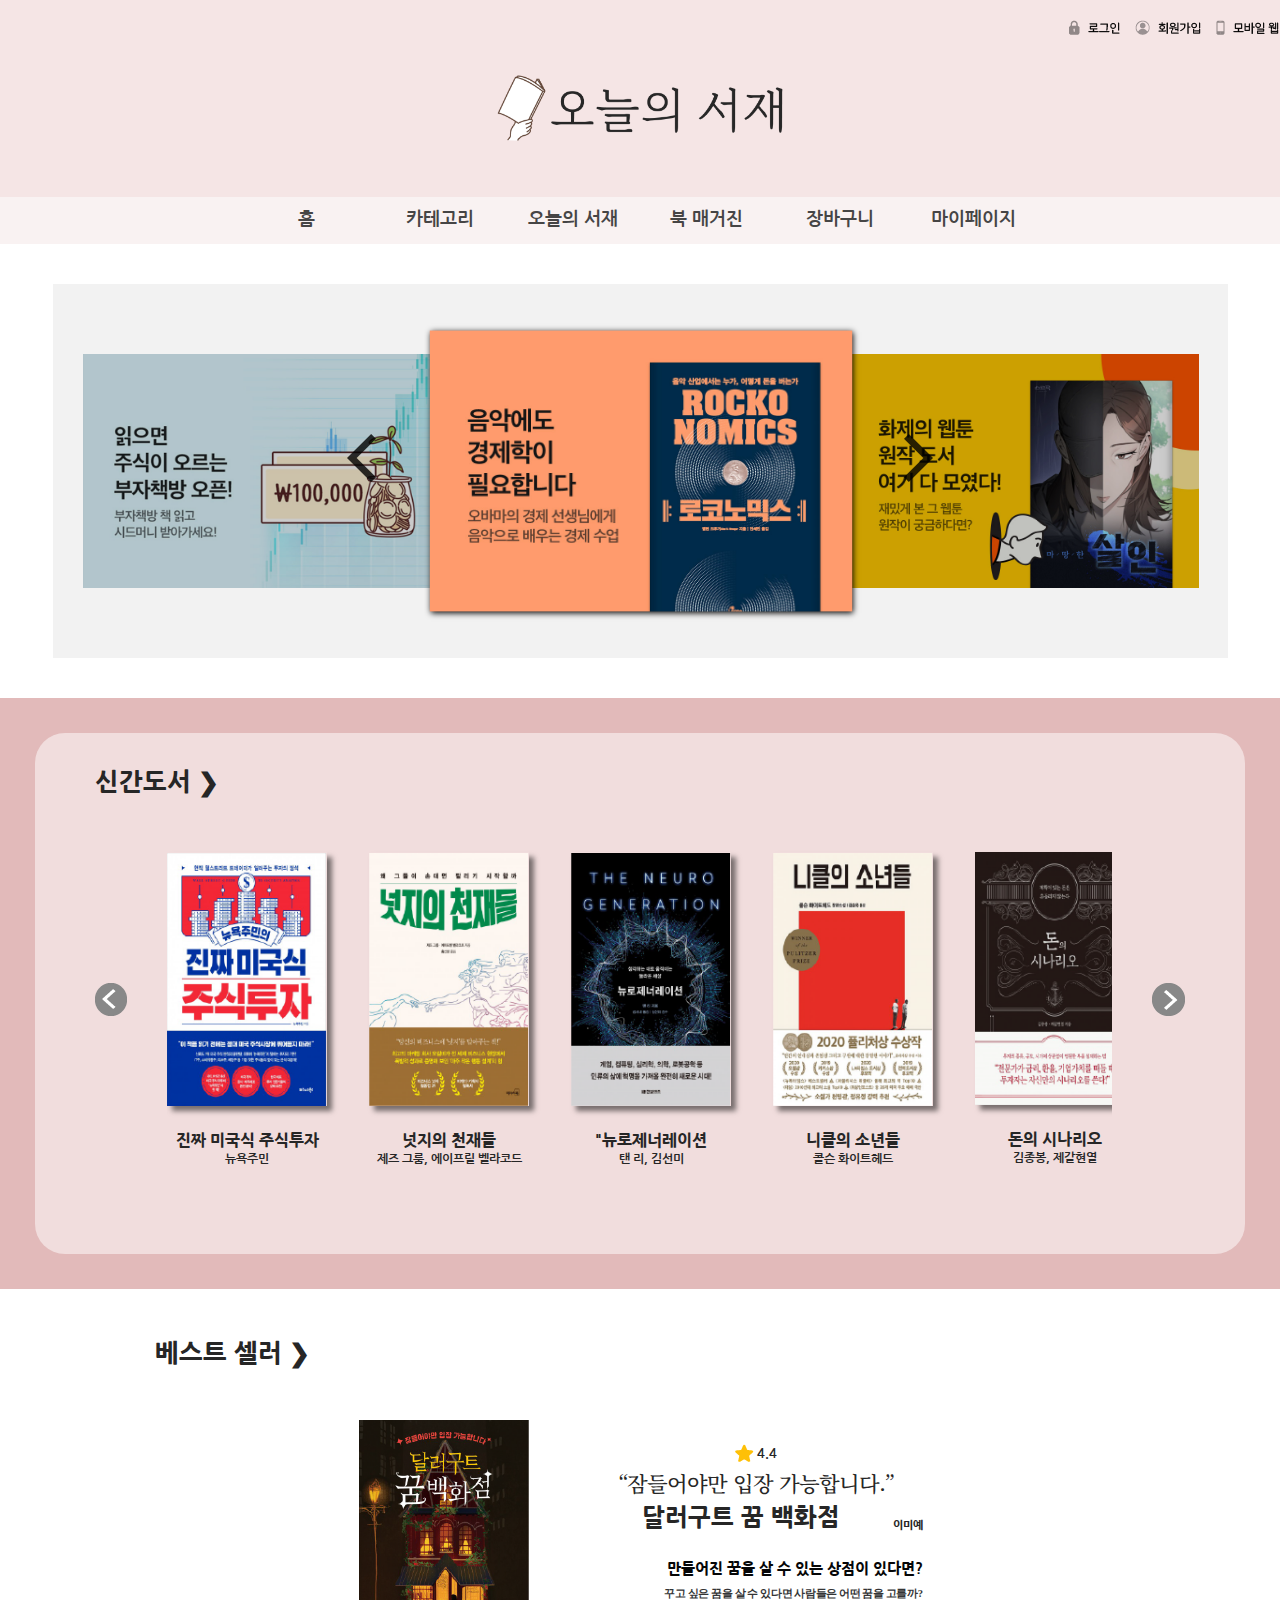
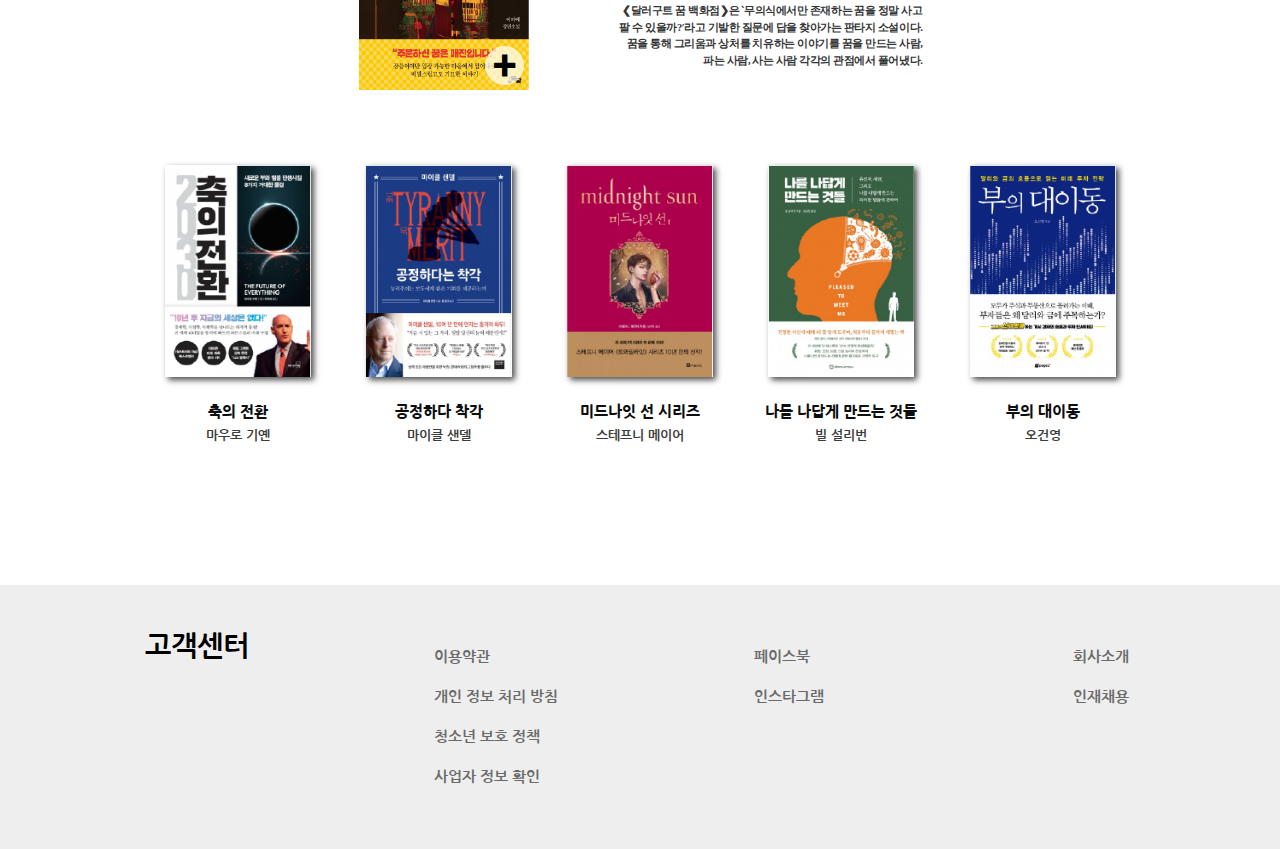
<file: index.html>
<!DOCTYPE html>
<html lang="ko">
<head>
<meta charset="utf-8">
<meta name="viewport" content="width=device-width">
<title>오늘의 서재</title>
<script src="https://code.jquery.com/jquery-3.5.1.min.js"></script>

<script src="js/library.js"></script>
<link href="https://fonts.googleapis.com/css2?family=Nanum+Gothic:wght@400;700;800&display=swap" rel="stylesheet">
<link href="https://fonts.googleapis.com/css2?family=Noto+Serif+KR:wght@300;400;500&display=swap" rel="stylesheet">
<link rel="stylesheet" href="css/library.css">
</head>
<body>

	<header>
		<div>
			<nav>
				<a href="#"><img src="images/log_in.png" alt="로그인"></a>
				<a href="#"><img src="images/join.png" alt="회원가입"></a>
				<a href="#"><img src="images/mobile.png" alt="모바일 웹"></a>
			</nav>
			<h1><a href="index.html" id="logo"><img src="images/logo.png" alt="오늘의 서재 로고"></a></h1>
		</div>
	</header>
	<nav id="menu">
		<ul>
			<li>
				<a href="#">홈</a>
			</li>
			<li>
				<a href="#">카테고리</a>
				<nav>
					<a href="page2.html">일반소설</a>
					<a href="page2.html">인문/사회</a>
					<a href="page2.html">경영/경제</a>
					<a href="page2.html">자기계발</a>
					<a href="page2.html">에세이/시</a>
					<a href="page2.html">여행</a>
					<a href="page2.html">종교</a>
					<a href="page2.html">외국어</a>
				</nav>
			</li>
			<li>
				<a href="page4_1.html">오늘의 서재</a>
			</li>
			<li>
				<a href="#">북 매거진</a>
			</li>
			<li>
				<a href="#">장바구니</a>
			</li>
			<li>
				<a href="page5.html">마이페이지</a>
			</li>
		</ul>
	</nav>
	<section id="banner">
		<h2>배너 슬라이드</h2>
		<div id="slide">
			<a href="#"><img src="images/ad1.jpg" alt="새해맞이 이벤트 배너"></a>
			<a href="#"><img src="images/ad2.jpg" alt="무슨무슨 이벤트 배너"></a>
			<a href="#" class="act"><img src="images/ad3.jpg" alt="어떤어떤 이벤트 배너"></a>
			<a href="#"><img src="images/ad4.jpg" alt="어떤어떤 이벤트 배너"></a>
			<a href="#"><img src="images/ad5.jpg" alt="어떤어떤 이벤트 배너"></a>
		</div>
		<div id="arrows">
			<button type="button" id="bannerArrLeft"><img src="images/left.png" alt="왼쪽 방향 화살표"></button>
			<button type="button" id="bannerArrRight"><img src="images/right.png" alt="오른쪽 방향 화살표"></button>
		</div>
	</section>
	<div id="newBook">
		<section>
			<h2 class="title2">신간도서 &#x276F;</h2>
			<div>
				<button type="button" id="bookBtnLeft"><img src="images/roundleft.png" alt="왼쪽방향 화살표"></button>
				<div id="slideBookParent">
					<div id="slideBook">
						<div class="div1 divAll">
							<section class="slideSection">
								<a href="page2.html"><img src="images/new01.png" alt="코로나 사이언스"></a>
								<h3>코로나 사이언스</h3>
								<p>기초 과학 연구원</p>
							</section>
							<section class="slideSection">
								<a href="page2.html"><img src="images/new02.png" alt="어린이라는 세계"></a>
								<h3>어린이라는 세계</h3>
								<p>김소영</p>
							</section>
							<section class="slideSection">
								<a href="page2.html"><img src="images/new03.png" alt="부의 속도"></a>
								<h3>부의 속도</h3>
								<p>돈파파</p>
							</section>
							<section class="slideSection">
								<a href="page2.html"><img src="images/new04.png" alt="관종의 조건"></a>
								<h3>관종의 조건</h3>
								<p>임홍택</p>
							</section>
							<section class="slideSection">
								<a href="page2.html"><img src="images/new05.png" alt="가짜 뉴스의 시대"></a>
								<h3>가짜 뉴스의 시대</h3>
								<p>제일리 오코너</p>
							</section>
						</div>
						<div class="div2 divAll">
							<section class="slideSection">
								<a href="page2.html"><img src="images/new06.png" alt="진짜 미국식 주식투자"></a>
								<h3>진짜 미국식 주식투자</h3>
								<p>뉴욕주민</p>
							</section>
							<section class="slideSection">
								<a href="page2.html"><img src="images/new07.png" alt="넛지의 천재들"></a>
								<h3>넛지의 천재들</h3>
								<p>제즈 그룸, 에이프릴 벨라코드</p>
							</section>
							<section class="slideSection">
								<a href="page2.html"><img src="images/new08.png" alt="뉴로제너레이션"></a>
								<h3>"뉴로제너레이션</h3>
								<p>탠 리, 김선미</p>
							</section>
							<section class="slideSection">
								<a href="page2.html"><img src="images/new09.png" alt="니클의 소년들"></a>
								<h3>니클의 소년들</h3>
								<p>콜슨 화이트헤드</p>
							</section>
							<section class="slideSection">
								<a href="page2.html"><img src="images/new10.png" alt="돈의 시나리오"></a>
								<h3>돈의 시나리오</h3>
								<p>김종봉, 제갈현열</p>
							</section>
						</div>
						<div class="div3 divAll">
							<section class="slideSection">
								<a href="page2.html"><img src="images/new11.png" alt="미국 주식 스타터백"></a>
								<h3>미국 주식 스타터백</h3>
								<p>정두현</p>
							</section>
							<section class="slideSection">
								<a href="page2.html"><img src="images/new12.png" alt="빅히트 시그널"></a>
								<h3>빅히트 시그널</h3>
								<p>윤선미</p>
							</section>
							<section class="slideSection">
								<a href="page2.html"><img src="images/new13.png" alt="아파트가 어때서"></a>
								<h3>아파트가 어때서</h3>
								<p>양동신</p>
							</section>
							<section class="slideSection">
								<a href="page2.html"><img src="images/new14.png" alt="어른이 되어 그만둔 것"></a>
								<h3>어른이 되어 그만둔 것</h3>
								<p>이치다 노리코</p>
							</section>
							<section class="slideSection">
								<a href="page2.html"><img src="images/new15.png" alt="지금 팔리는 것들의 비밀"></a>
								<h3>지금 팔리는 것들의 비밀</h3>
								<p>최명화, 김보라</p>
							</section>
						</div>
					</div>
				</div>
				<button type="button" id="bookBtnRight"><img src="images/roundright.png" alt="오른쪽방향 화살표"></button>
			</div>
		</section>
	</div>
	<section id="bestSeller">
		<div id="popImg">
			<div>
				<img src="images/best00.jpg" alt="달러구트 꿈 백화점">
				<button type="button">닫기</button>
			</div>
		</div>
		<h2 class="title2">베스트 셀러 &#x276F;</h2>
		<section>
			<div id="imgArea">
				<img src="images/best_main.png" alt="달러구트 꿈 백화점">
				<button type="button" id="iconPlus">&#10010;</button>
			</div>
			<div id="txtArea">
				<p><img src="images/star.png" alt="별점">4.4</p>
				<q>잠들어야만 입장 가능합니다.</q>
				<h3>달러구트 꿈 백화점<span>이미예</span></h3>
				<h4>만들어진 꿈을 살 수 있는 상점이 있다면?</h4>
				<p>
					꾸고 싶은 꿈을 살 수 있다면 사람들은 어떤 꿈을 고를까?<br>
					&#10094;달러구트 꿈 백화점&#x276F;은 &#8245;무의식에서만 존재하는 꿈을 정말 사고<br>
					팔 수 있을까?&#8242;라고 기발한 질문에 답을 찾아가는 판타지 소설이다.<br>
					꿈을 통해 그리움과 상처를 치유하는 이야기를 꿈을 만드는 사람,<br>
					파는 사람, 사는 사람 각각의 관점에서 풀어냈다.
				</p>
			</div>
		</section>
		<div id="bestImgs">
			<section>
				<a href="page2.html"><img src="images/best01.png" alt="축의 전환"></a>
				<h5>축의 전환</h5>
				<p>마우로 기옌</p>
			</section>
			<section>
				<a href="page2.html"><img src="images/best02.png" alt="공정하다 착각"></a>
				<h5>공정하다 착각</h5>
				<p>마이클 샌델</p>
			</section>
			<section>
				<a href="page2.html"><img src="images/best03.png" alt="미드나잇 선 시리즈"></a>
				<h5>미드나잇 선 시리즈</h5>
				<p>스테프니 메이어</p>
			</section>
			<section>
				<a href="page2.html"><img src="images/best04.png" alt="나를 나답게 만드는 것들"></a>
				<h5>나를 나답게 만드는 것들</h5>
				<p>빌 설리번</p>
			</section>
			<section>
				<a href="page2.html"><img src="images/best05.png" alt="부의 대이동"></a>
				<h5>부의 대이동</h5>
				<p>오건영</p>
			</section>
		</div>
	</section>
	<footer>
		<div>
			<h2>고객센터</h2>
			<div>
				<a href="#">이용약관</a>
				<a href="#">개인 정보 처리 방침</a>
				<a href="#">청소년 보호 정책</a>
				<a href="#">사업자 정보 확인</a>
				<a href="#">페이스북</a>
				<a href="#">인스타그램</a><br><br>
				<a href="#">회사소개</a>
				<a href="#">인재채용</a><br><br>
			</div>
		</div>
	</footer>

</body>
</html>
</file>
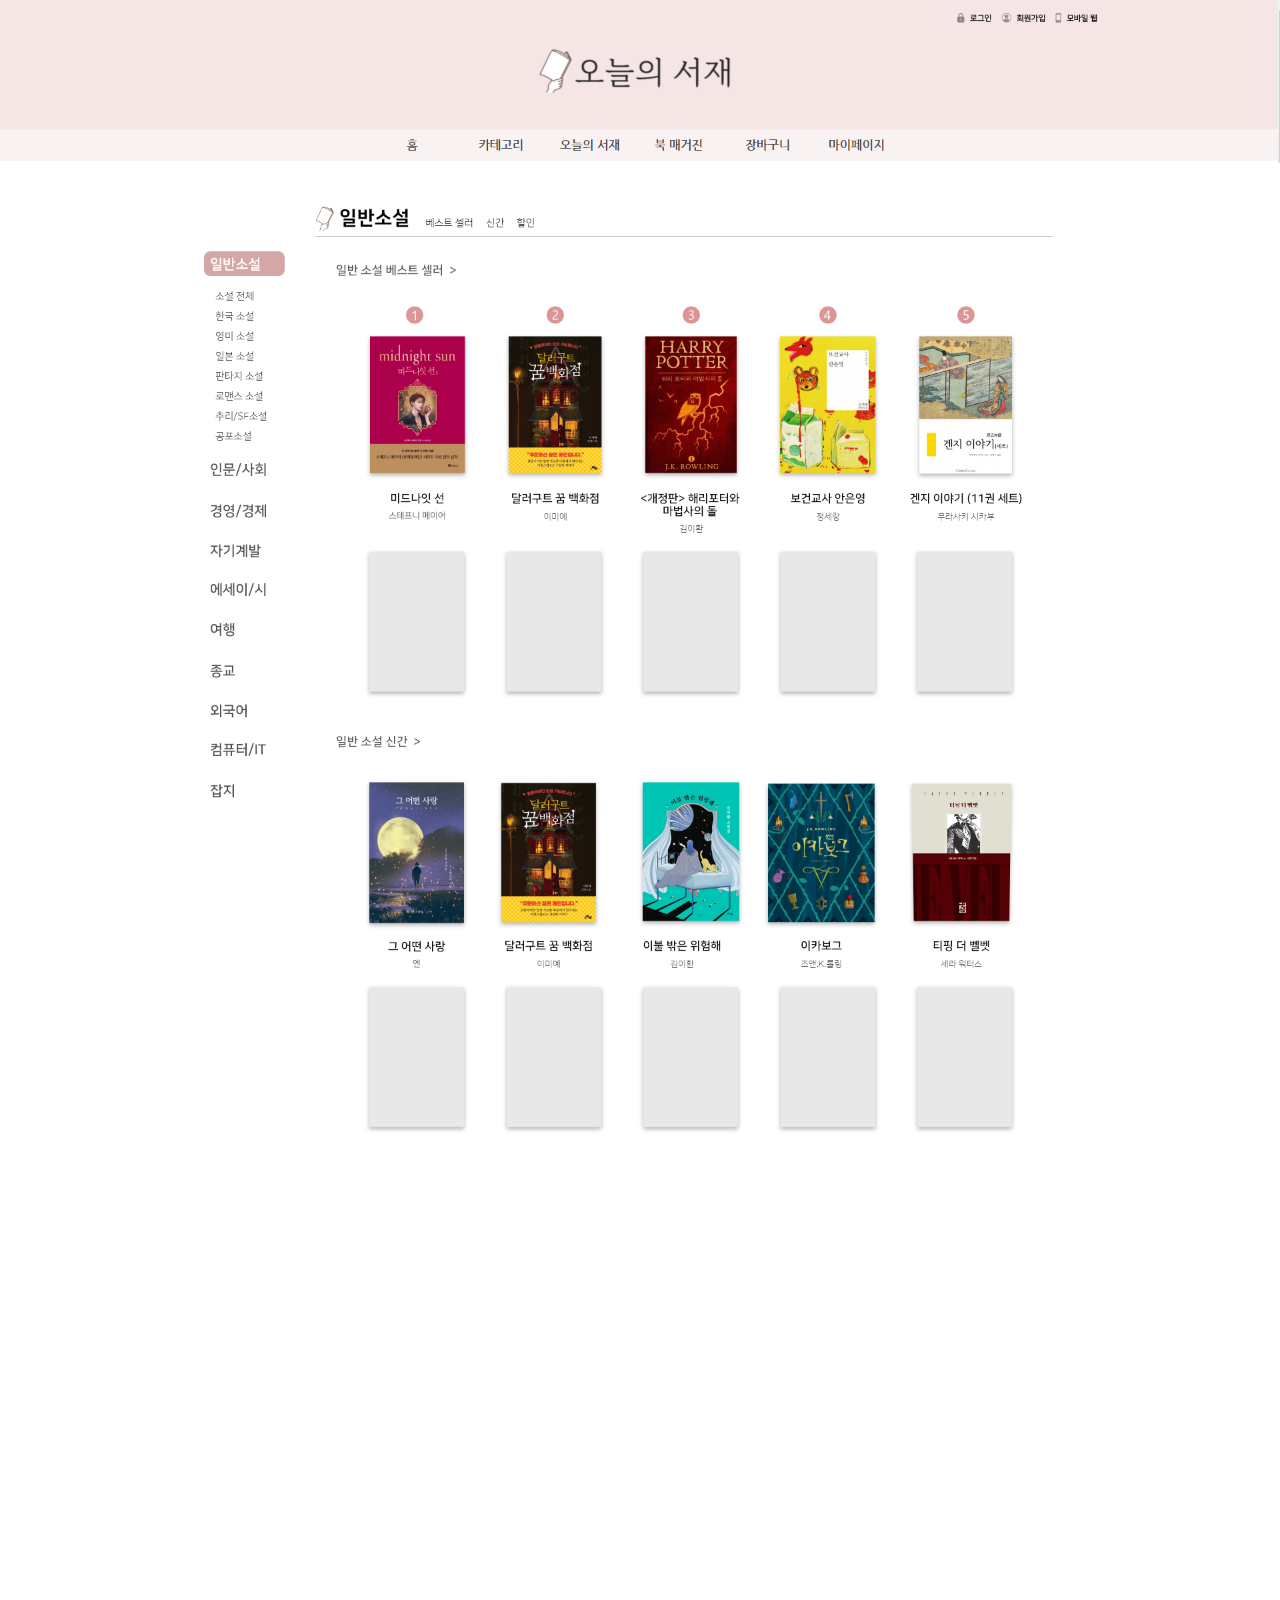
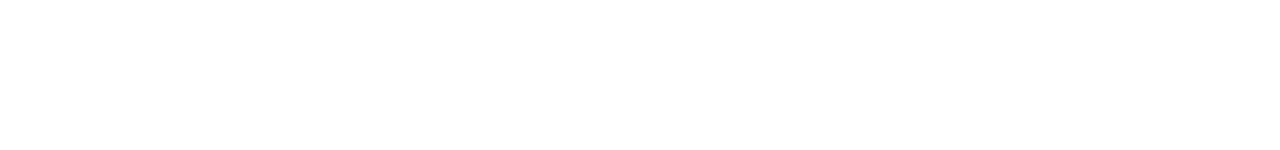
<file: page2.html>
<!DOCTYPE html>
<html lang="ko" dir="ltr">
  <head>
    <meta charset="utf-8">
    <title>오늘의 서재 - 일반도서</title>
  </head>
  <style media="screen">
    * {margin:0; padding:0; box-sizing:border-box;}
    img { absolute; width:100%;}
    section a  { position: absolute; top:0; left:0; margin: 70px 0 0 800px; width: 280px; height: 50px; cursor: pointer;}
    div  a   { position: absolute; top:0; left:0; margin:450px 0 0 530px; width: 1000px; height: 1300px; cursor: pointer;}
  </style>
  <body>
    <img src="images/page2.png" alt="일반도서페이지">
    <section>
      <a href="index.html"></a>
    </section>
    <div>
      <a href="page3.html"></a>
    </div>
  </body>
</html>
</file>
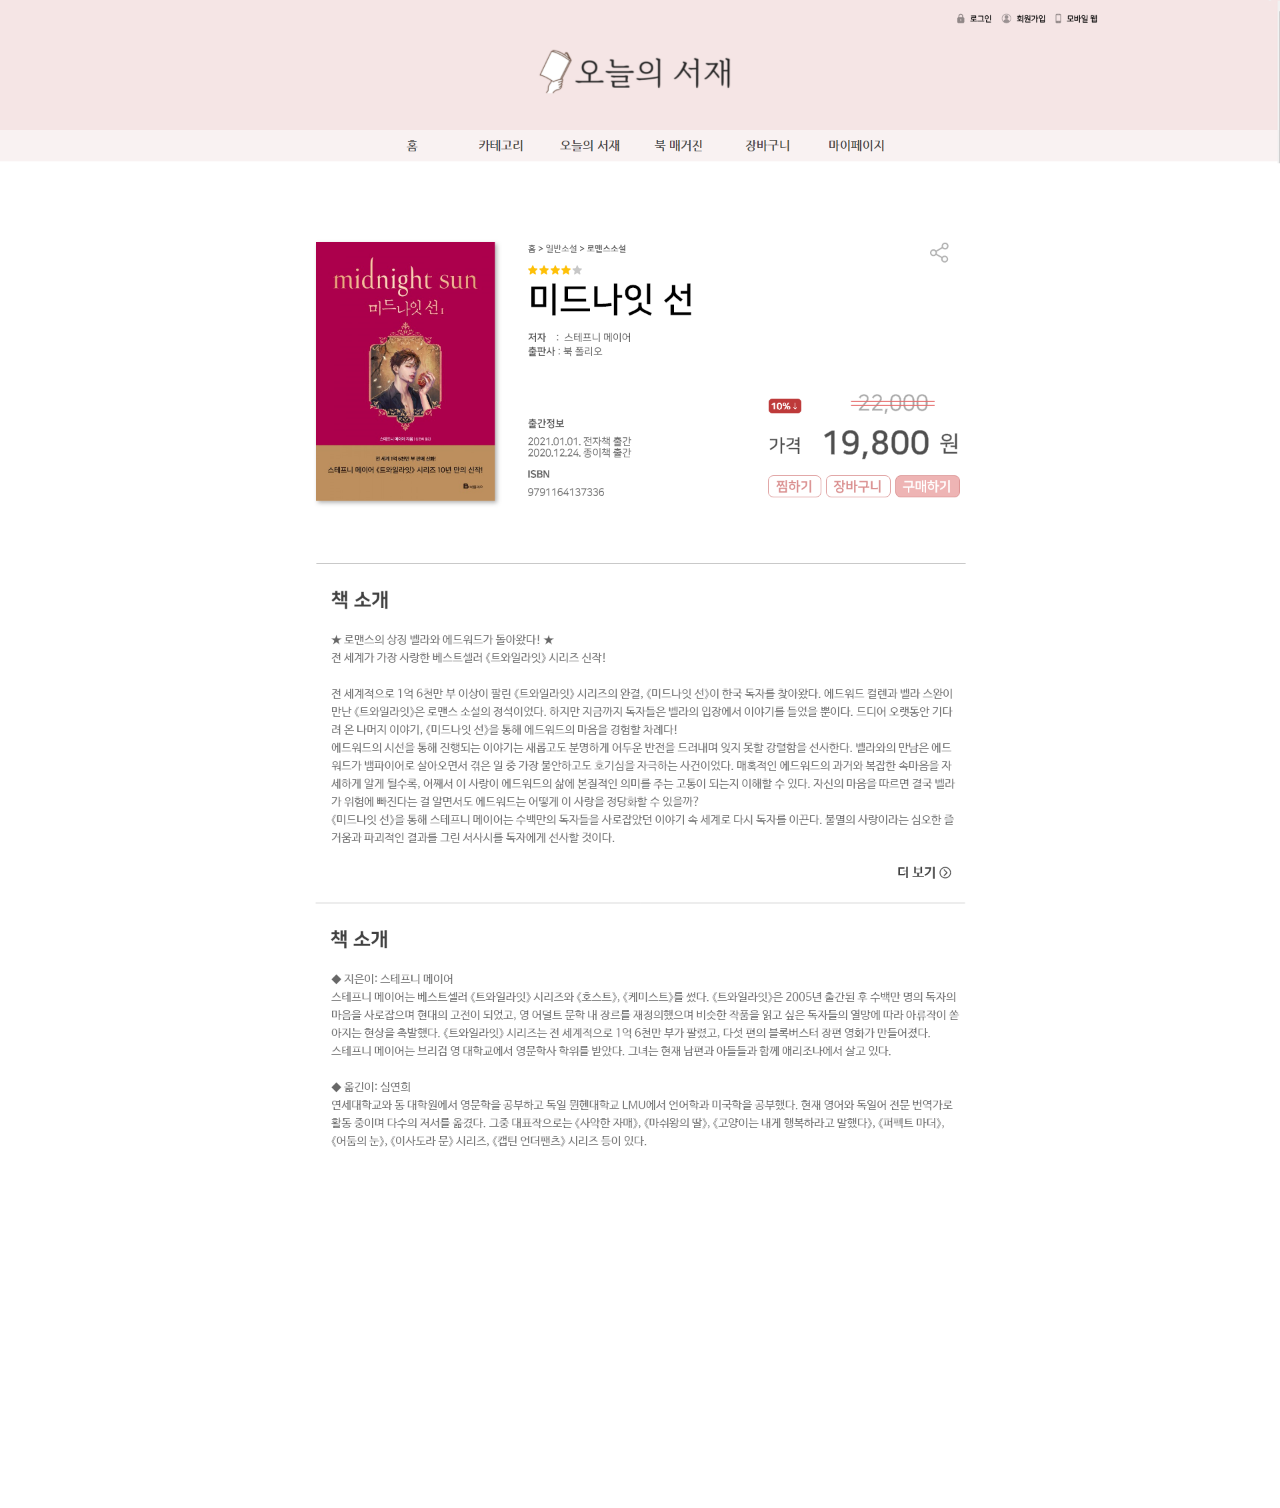
<file: page3.html>
<!DOCTYPE html>
<html lang="ko" dir="ltr">
  <head>
    <meta charset="utf-8">
    <title>오늘의 서재 - 도서 상세</title>
  </head>
  <style media="screen">
    * {margin:0; padding:0; box-sizing:border-box;}
    img { absolute; width:100%;}
    section a  { position: absolute; top:0; left:0; margin: 70px 0 0 800px; width: 280px; height: 50px; cursor: pointer;}
  </style>
  <body>
    <img src="images/page3.png" alt="일반도서페이지">
    <section>
      <a href="index.html"></a>
    </section>
  </body>
</html>
</file>
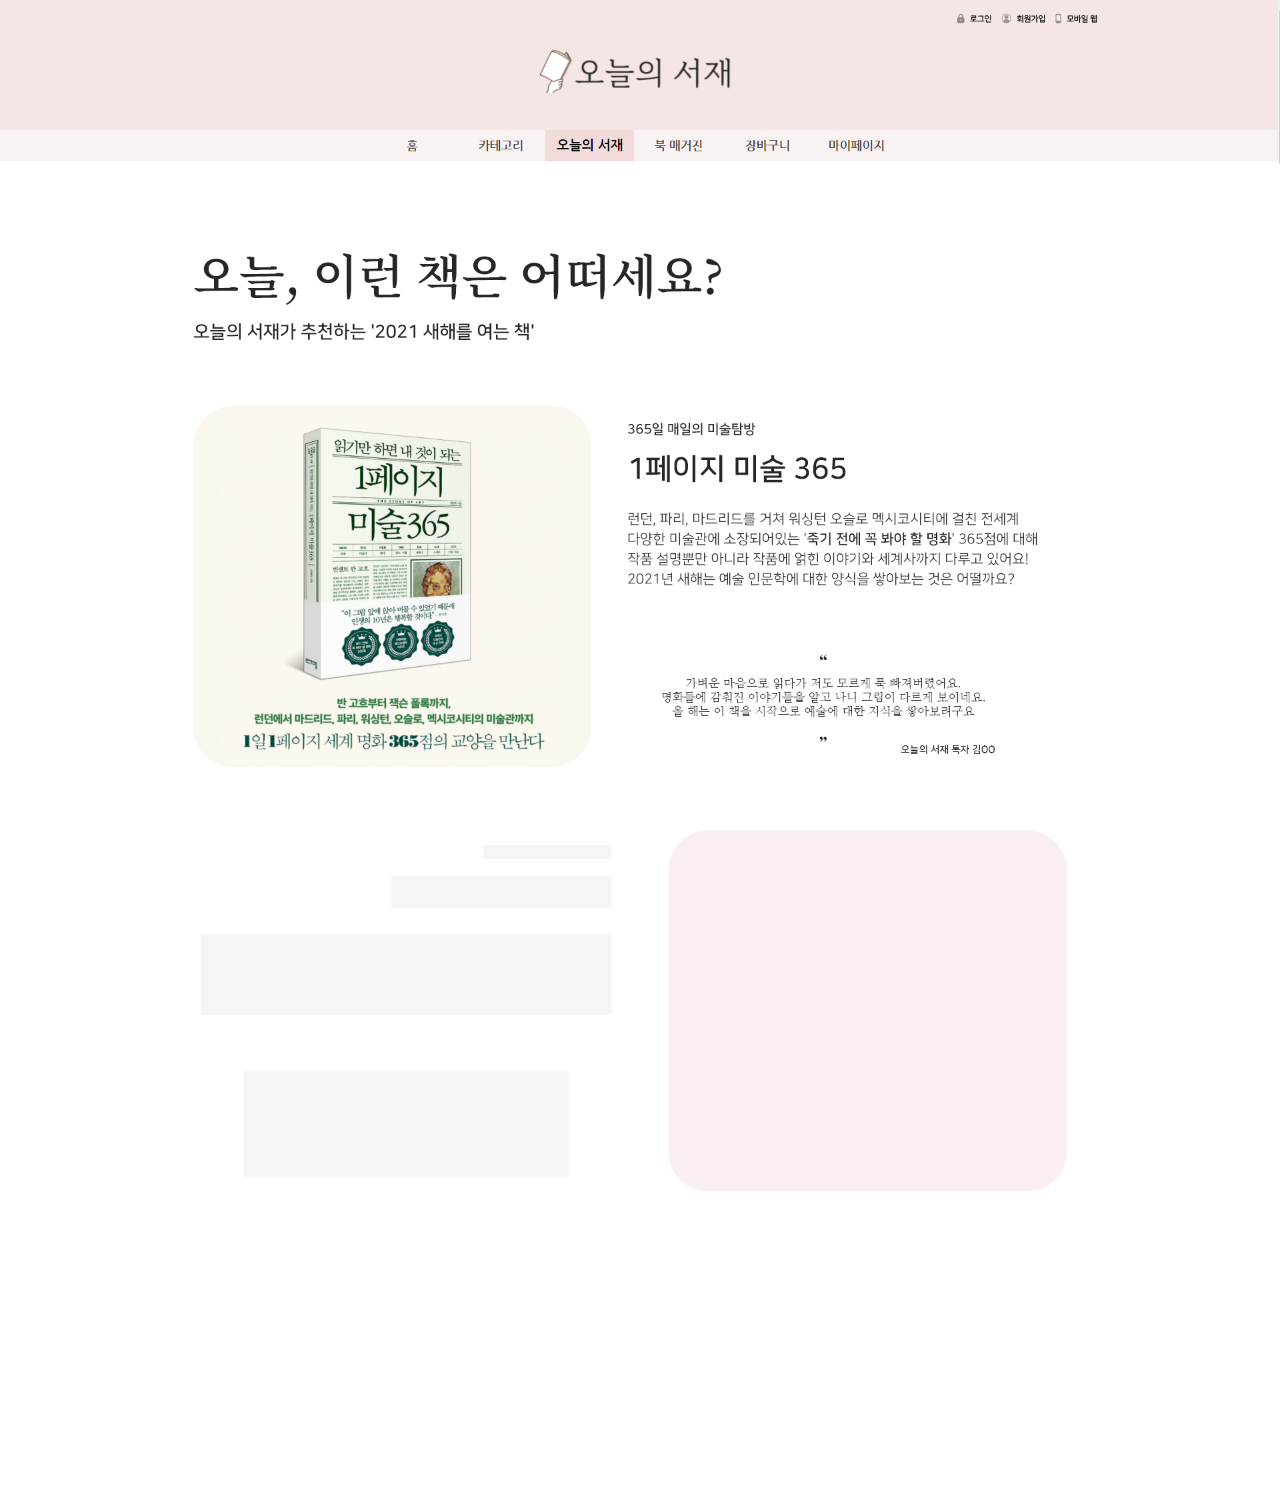
<file: page4_1.html>
<!DOCTYPE html>
<html lang="ko" dir="ltr">
  <head>
    <meta charset="utf-8">
    <title>오늘의 서재 - 이런 책은 어떠세요?</title>
  </head>
  <style media="screen">
    * {margin:0; padding:0; box-sizing:border-box;}
    img { absolute; width:100%;}
    section a  { position: absolute; top:0; left:0; margin: 70px 0 0 800px; width: 280px; height: 50px; cursor: pointer;}
  </style>
  <body>
    <img src="images/page4.png" alt="일반도서페이지">
    <section>
      <a href="index.html"></a>
    </section>
  </body>
</html>
</file>
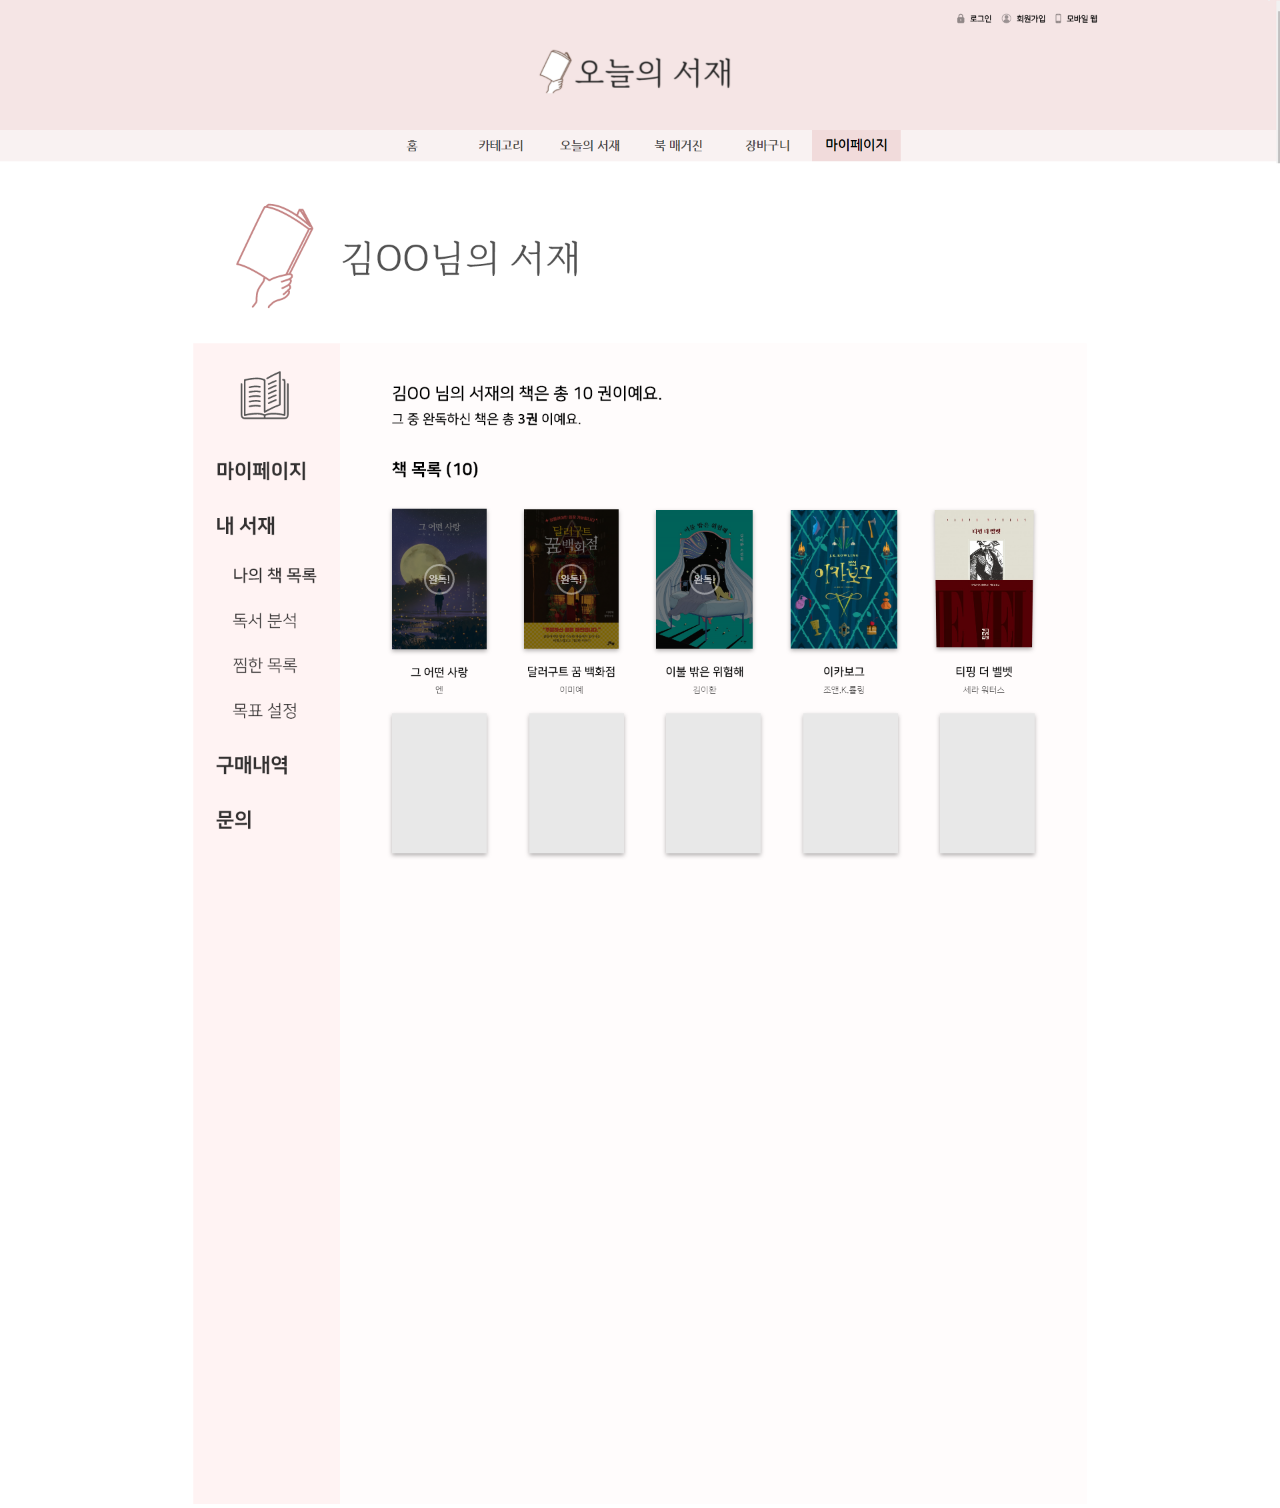
<file: page5.html>
<!DOCTYPE html>
<html lang="ko" dir="ltr">
  <head>
    <meta charset="utf-8">
    <title>오늘의 서재 - 마이페이지</title>
  </head>
  <style media="screen">
    * {margin:0; padding:0; box-sizing:border-box;}
    img { absolute; width:100%;}
    section a  { position: absolute; top:0; left:0; margin: 70px 0 0 800px; width: 280px; height: 50px; cursor: pointer;}
  </style>
  <body>
    <img src="images/page5.png" alt="일반도서페이지">
    <section>
      <a href="index.html"></a>
    </section>
  </body>
</html>
</file>
<file: css/library.css>
@charset "utf-8";

/*공통*/
* {margin:0; padding:0; box-sizing:border-box;}
html,body	{font:700 10pt/144% "Nanum Gothic",sans-serif; color:#262626;}
img 		{max-width:100%;}

/*상단*/
header				{background:#f5e5e5; padding:20px 0 50px 0;}
header>div		{max-width:1390px; margin:auto; text-align:center;}
header nav		{text-align:right; margin-bottom:30px;}
header nav a	{margin-left:10px;}
#logo					{transform: translateX(0) translateY(0);}

/*상단 로고*/
header h1 a 	 {display: block; position:relative; width: 296px; margin:auto;}
header h1 a img {width: 100%;}

/*내비게이션*/
header+nav       {background: #f9f2f2;}
header+nav ul    {max-width: 800px; margin: auto; list-style: none; display:flex;}
header+nav ul li {flex:1; position:relative;}

/*메인메뉴*/
header+nav li>a {font-size:1.35rem; color:#464545; text-decoration:none; padding:13px 0 15px 0; display:block; text-align:center;}

/*메인메뉴 활성화*/
#menu li>a.act,
#menu li>a:hover {background:#f1dbdb; color:black; font-size:1.5rem; }

/*서브메뉴*/
#menu li>nav 	{position:absolute; width:500%; left:-50%; display:none; z-index:1;}
#menu li>nav a	{color:#7f8080; text-decoration:none; padding:7px; display:inline-block;}
#menu li>nav a:not(:last-child)::after 	{content:"\007C"; color:#e6e6e5; padding-left:18px;}
#menu li>nav a:hover {color:black; font-weight:800;}

/*****상단 배너 슬라이드*****/
#banner 	 {background:#f2f2f2; max-width:1175px; overflow:hidden; margin:40px auto; display:flex; padding:70px 30px; position:relative;}
#banner h2   {display:none;}
#slide 		 {display:flex; position:relative;}
#slide a  	 {margin-right:30px; filter:brightness(80%); transition:0.3s;}
#slide a.act {transform:scale(1.2); box-shadow:1px 1px 5px black; filter:brightness(100%); z-index:1;}
#slide img   {width:100%; display:block;}

/*양쪽화살표*/
#arrows 	   {position:absolute; width:100%; top:40%; display:flex; justify-content: space-around; padding-right: 60px; z-index:1;}
#arrows button {opacity: 80%; border:none; background: transparent;}


/*****신간도서*****/
#newBook 	        {background:#e2baba; padding:35px;}
#newBook>section 	{max-width:1222px; margin:auto; background:rgba(255,255,255, 0.5); border-radius:30px; padding:40px 60px;}
h2.title2	{font-size:1.9rem; font-weight:800; margin-bottom:55px;}
#newBook h2+div 	{display:flex;}
#slideBookParent	{flex:1.2; height:auto; position:relative; overflow-x:hidden; overflow-y:visible;}

#newBook button {background:transparent; border:none; position:relative; z-index:1; transform:translateY(-30px);}
#bookBtnLeft 	{margin-right:40px;}
#bookBtnRight 	{margin-left:40px;}

#slideBook 		{display:flex; position:absolute; width:3000px; padding:5px 0;}
.divAll      	{display:flex; flex-wrap:wrap; justify-content:space-between; padding-right:10px;}

.slideSection    	{width:160px; text-align:center;}
#slideBook a 		{display:block;}
#slideBook a>img 	{box-shadow:5px 5px 5px rgba(0,0,0, 0.5); display:block; min-height:200px; max-width:160px;}
#slideBook h3 	    {margin-top:25px; font-weight:800;}
#slideBook p 	    {font-size:0.9rem;}


/***** 베스트 셀러 *****/
#bestSeller 		{max-width:970px; margin:auto; position:relative; margin-bottom:100px;}

/* 팝업 큰이미지 */

#popImg {position:fixed; top:0; left: 0; width:100%; background:rgba(0,0,0, 0.9); z-index:2; height: 100vh; overflow:auto; cursor: pointer; display: none;}
#popImg> div	{margin: auto; margin-bottom: 50px; width: 1000px; }
#popImg> div> img {width: 460px; display: block; margin:0 auto; padding: 50px 0 20px 0;}
#popImg> div> button 	{display: block; margin: auto; padding: 8px 12px; border-radius: 25px; border: none; font-size:1.2rem; font-weight:700; background-color: 0,0,0,rgba(0,0,0,0.7); margin-top: 20px;}


#bestSeller h2.title2	{margin-top:55px;}
#bestSeller>section 	{max-width:565px; margin:auto; display:flex; align-items:center; margin-bottom:70px;}

#imgArea {position:relative;}
#imgArea>a 		{display:block; max-width:202px; box-shadow:3px 3px 6px rgba(0,0,0,0.7);  }
#imgArea>a>img 	{display:block; width:100%;}

button#iconPlus 		{position:absolute; width:39px; height:39px; border-radius:50%; background:rgba(255,255,255,0.7); border:none; color:black;   bottom: 10px; right:5px; padding-bottom: 4px; font:19pt "맑은 고딕"; text-align:center; cursor: pointer;}

#txtArea 	{flex:1; margin-left:60px;}
#txtArea>p:first-child 	{display:flex; justify-content:center; align-items:center; margin-bottom:4px;}
#txtArea>p:first-child>img 	{margin-right:3px;}
#txtArea q 		{text-align:center; font:500 1.6rem 'Noto Serif KR', serif; letter-spacing:-1px; display:block; margin-bottom:7px;}
#txtArea h3 	{font:800 1.8rem "Nanum Gothic"; text-align:center; margin-bottom:30px;}
#txtArea h3>span{font-size:0.8rem; float:right; padding-top:15px;}
#txtArea h4     {font-size:1.1rem; font-weight:800; text-align:right; color:#050607; margin-bottom:8px;}
#txtArea>p:last-child {font:bold 0.79rem/158% "맑은 고딕"; letter-spacing:-0.3pt; color:#343536; text-align:right;}

#bestSeller>div:last-child 	{display:flex; justify-content:space-between;}
#bestSeller>div:last-child>section {flex-basis:165px; text-align:center; }
#bestSeller>div:last-child img 	{max-width:146px; width:100%; height:212px; box-shadow:3px 3px 6px rgba(0,0,0,0.7); margin-bottom:20px;}
#bestSeller>div:last-child h5 	{color:#0c0d0e; font-size:1.15rem; font-weight:800; margin-bottom:5px;}
#bestSeller>div:last-child p 	{color:#3b3c3c; margin-bottom:40px;}

#bestImgs	a				{transition: 0.5s; display: block;}

/***** 하단 *****/
footer 		{ background:#eee; padding:52px 0; overflow:hidden;}
footer>div 	{max-width:990px; margin:auto; display:flex;}
footer h2 	{margin-right:100px; font-size:2.1rem; color:black;}
footer>div>div 	{flex:1; column-count:3; column-gap:22%; line-height:300%; transform:translateX(85px); }
footer a 	{color:#6a6a6a; text-decoration:none; display:block; font-size:1.15rem;}
footer a:hover 	{color:black; text-decoration:underline;}



/**************************/
/* 아이패드보다 작은 크기 */
@media(max-width:767px){
	#newBook h2 		{margin-bottom:20px;}
	#newBook>section	{padding:20px 10px; height:490px;}
	#newBook h2+div	    {height:350px; }
	#slideBookParent	{overflow:hidden;}
	#slideBook 			{width:1500%; height:auto;}
	.divAll 		    {padding:0;}

	.slideSection	    {/*padding-bottom:20px;*/}
	#slideBook img 		{min-height:190px; width:100%; max-width:200px; margin:auto;}
	#slideBook p 		{padding-bottom:0px;}

	#bookBtnLeft        {margin-right:20px;}
	#bookBtnRight       {margin-left:20px;}

	#popImg 	{ padding:20px; top:0; left:0; margin:2%; width:96%;}

	#imgArea 	{width:60%; margin:auto; }
	#imgArea>a 	{margin:auto;max-width:initial;}
	button#iconPlus 		{width:80px; height:80px; font-size:28pt ;}

	#txtArea		{margin:auto;transform:scale(0.98) translateY(20px);}
	#txtArea h4,
	#txtArea>p:last-child 	{text-align:center;}

	#bestSeller>section 	{display:block;}
	#bestSeller>div:last-child  {display:block;}
	#bestSeller>div:last-child> section	{width: 100%; }
	#bestSeller>div:last-child img 	{max-width:300px; height: 500px;}

	footer 		{padding-left:20px;}
	footer h2 	{margin-bottom:30px; margin-right:0;}
	footer>div 	{display:block;}
	footer>div>div {transform:none; column-count:2; }
	footer br 	   {display:none;}

}


/* 아이폰5 이하 크기 */
@media(max-width:340px){
	#newBook>section	{padding:20px 10px; height:350px;}
	#newBook h2+div	    {height:280px; }
	footer a 	{font-size:1rem;}
	footer h2 	{margin-right:0; }
	footer>div>div 	{width: 280px; column-gap:0%; transform:translateX(40px);}
}
</file>
